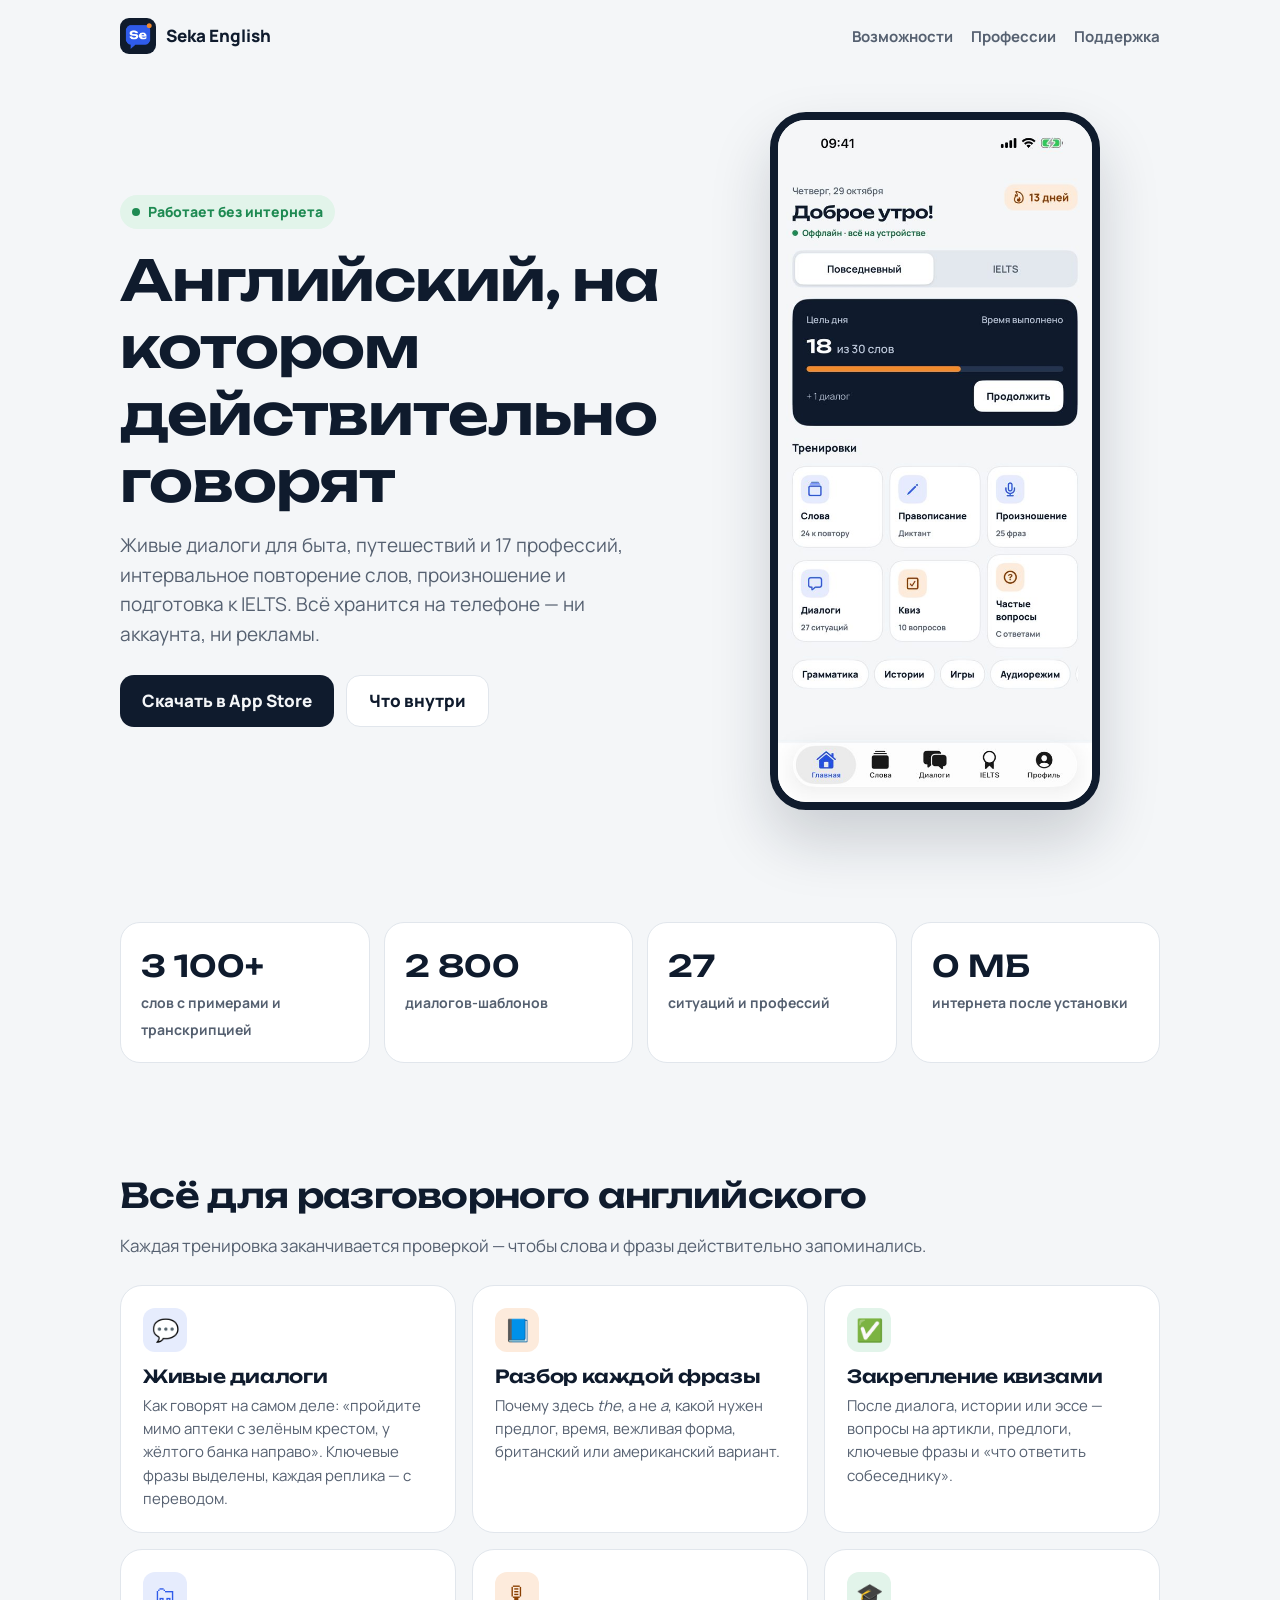
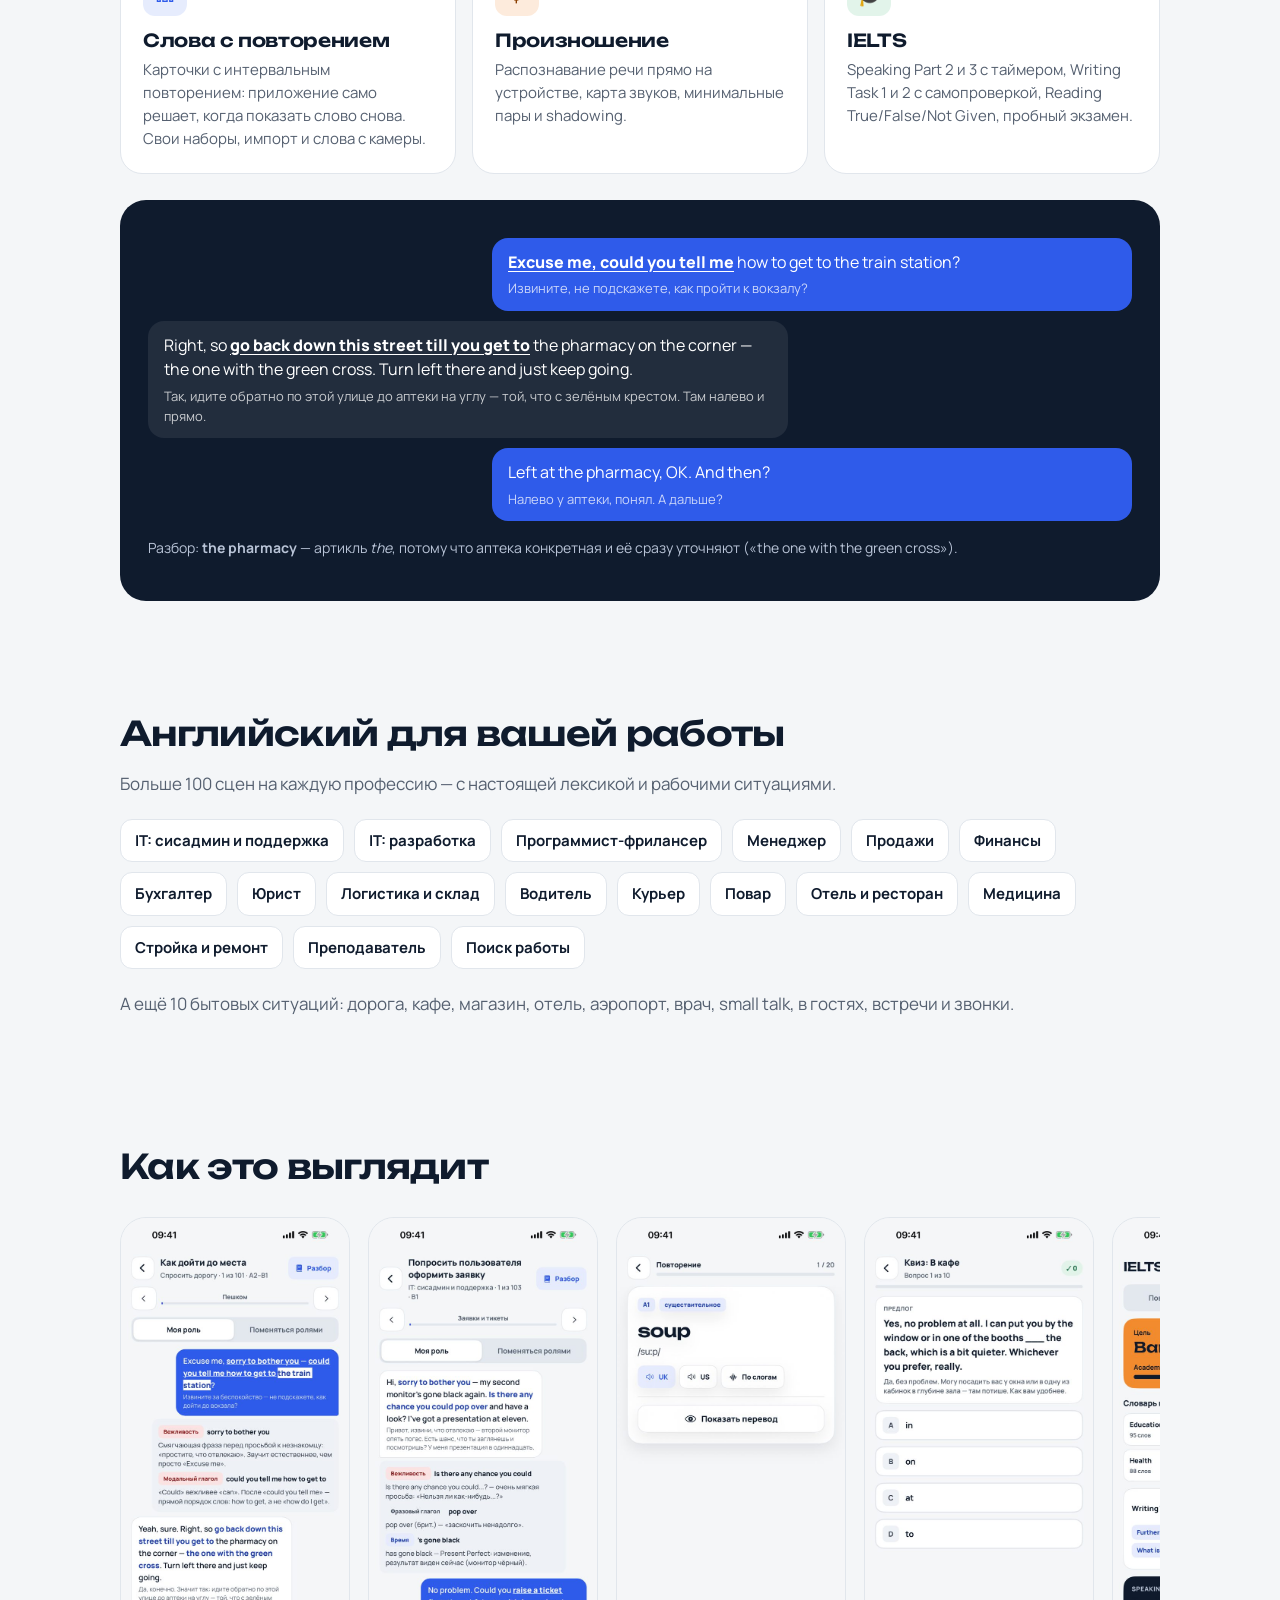
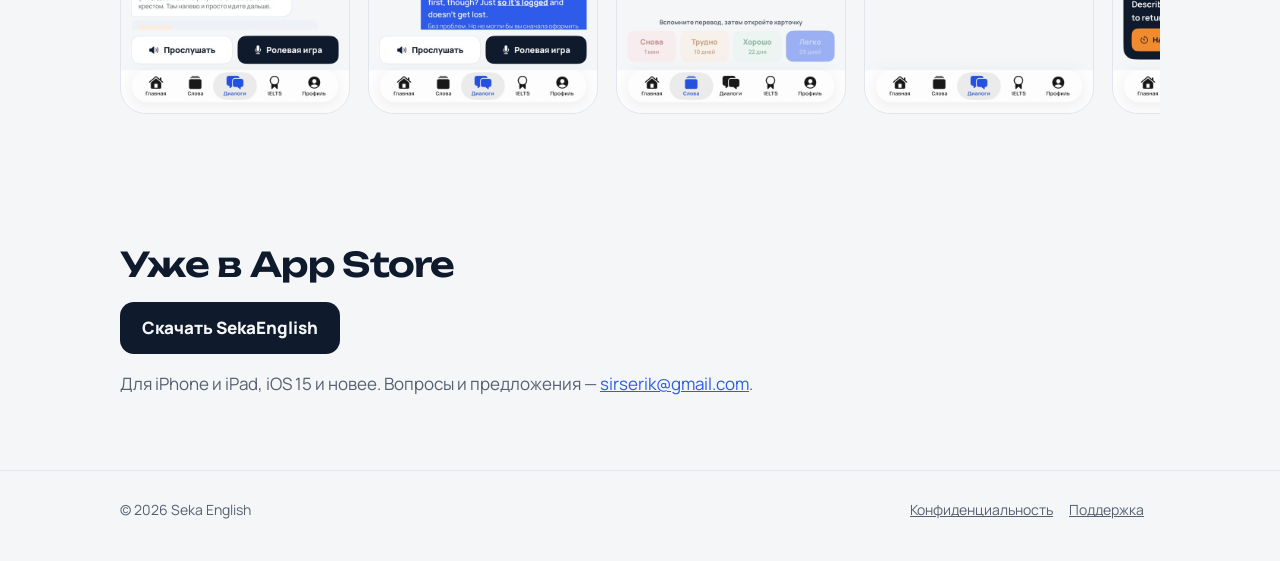
<file: index.html>
<!doctype html>
<html lang="ru">
<head>
<meta charset="utf-8">
<meta name="viewport" content="width=device-width, initial-scale=1">
<title>Seka English — английский офлайн</title>
<meta name="description" content="Seka English — тренажёр английского для русскоговорящих: 3 000+ слов, 2 800 живых диалогов для жизни и профессий, IELTS. Всё работает без интернета.">
<link rel="icon" href="favicon.png">
<link rel="preconnect" href="https://fonts.googleapis.com">
<link rel="preconnect" href="https://fonts.gstatic.com" crossorigin>
<link href="https://fonts.googleapis.com/css2?family=Manrope:wght@400;600;700;800&family=Unbounded:wght@600&display=swap" rel="stylesheet">
<link rel="stylesheet" href="style.css">
</head>
<body>
<header class="top">
  <div class="wrap">
    <a class="brand" href="./"><img src="img/icon.png" alt="">Seka English</a>
    <nav><a href="#features">Возможности</a><a href="#professions">Профессии</a><a href="support.html">Поддержка</a></nav>
  </div>
</header>

<main>
<section class="hero">
  <div class="wrap">
    <div>
      <span class="pill">Работает без интернета</span>
      <h1>Английский, на котором действительно говорят</h1>
      <p class="lead">Живые диалоги для быта, путешествий и 17 профессий, интервальное повторение слов, произношение и подготовка к IELTS. Всё хранится на телефоне — ни аккаунта, ни рекламы.</p>
      <div class="cta">
        <a class="btn primary" href="https://apps.apple.com/kz/app/sekaenglish/id6828183809">Скачать в App Store</a>
        <a class="btn secondary" href="#features">Что внутри</a>
      </div>
    </div>
    <img class="phone" src="img/01-home.jpg" alt="Главный экран Seka English: цель дня, серия, тренировки">
  </div>
</section>

<section>
  <div class="wrap stats">
    <div class="stat"><b>3 100+</b><span>слов с примерами и транскрипцией</span></div>
    <div class="stat"><b>2 800</b><span>диалогов-шаблонов</span></div>
    <div class="stat"><b>27</b><span>ситуаций и профессий</span></div>
    <div class="stat"><b>0 МБ</b><span>интернета после установки</span></div>
  </div>
</section>

<section id="features">
  <div class="wrap">
    <h2>Всё для разговорного английского</h2>
    <p class="muted">Каждая тренировка заканчивается проверкой — чтобы слова и фразы действительно запоминались.</p>
    <div class="grid">
      <div class="card"><div class="ic">💬</div><h3>Живые диалоги</h3><p>Как говорят на самом деле: «пройдите мимо аптеки с зелёным крестом, у жёлтого банка направо». Ключевые фразы выделены, каждая реплика — с переводом.</p></div>
      <div class="card"><div class="ic o">📘</div><h3>Разбор каждой фразы</h3><p>Почему здесь <i>the</i>, а не <i>a</i>, какой нужен предлог, время, вежливая форма, британский или американский вариант.</p></div>
      <div class="card"><div class="ic g">✅</div><h3>Закрепление квизами</h3><p>После диалога, истории или эссе — вопросы на артикли, предлоги, ключевые фразы и «что ответить собеседнику».</p></div>
      <div class="card"><div class="ic">🗂</div><h3>Слова с повторением</h3><p>Карточки с интервальным повторением: приложение само решает, когда показать слово снова. Свои наборы, импорт и слова с камеры.</p></div>
      <div class="card"><div class="ic o">🎙</div><h3>Произношение</h3><p>Распознавание речи прямо на устройстве, карта звуков, минимальные пары и shadowing.</p></div>
      <div class="card"><div class="ic g">🎓</div><h3>IELTS</h3><p>Speaking Part 2 и 3 с таймером, Writing Task 1 и 2 с самопроверкой, Reading True/False/Not Given, пробный экзамен.</p></div>
    </div>

    <div class="example" aria-label="Пример диалога">
      <div class="line me"><mark>Excuse me, could you tell me</mark> how to get to the train station?<span class="ru">Извините, не подскажете, как пройти к вокзалу?</span></div>
      <div class="line them">Right, so <mark>go back down this street till you get to</mark> the pharmacy on the corner — the one with the green cross. Turn left there and just keep going.<span class="ru">Так, идите обратно по этой улице до аптеки на углу — той, что с зелёным крестом. Там налево и прямо.</span></div>
      <div class="line me">Left at the pharmacy, OK. And then?<span class="ru">Налево у аптеки, понял. А дальше?</span></div>
      <p class="note">Разбор: <b>the pharmacy</b> — артикль <i>the</i>, потому что аптека конкретная и её сразу уточняют («the one with the green cross»).</p>
    </div>
  </div>
</section>

<section id="professions">
  <div class="wrap">
    <h2>Английский для вашей работы</h2>
    <p class="muted">Больше 100 сцен на каждую профессию — с настоящей лексикой и рабочими ситуациями.</p>
    <div class="tags">
      <span class="tag">IT: сисадмин и поддержка</span><span class="tag">IT: разработка</span><span class="tag">Программист-фрилансер</span>
      <span class="tag">Менеджер</span><span class="tag">Продажи</span><span class="tag">Финансы</span><span class="tag">Бухгалтер</span><span class="tag">Юрист</span>
      <span class="tag">Логистика и склад</span><span class="tag">Водитель</span><span class="tag">Курьер</span><span class="tag">Повар</span>
      <span class="tag">Отель и ресторан</span><span class="tag">Медицина</span><span class="tag">Стройка и ремонт</span><span class="tag">Преподаватель</span><span class="tag">Поиск работы</span>
    </div>
    <p class="muted" style="margin-top:22px">А ещё 10 бытовых ситуаций: дорога, кафе, магазин, отель, аэропорт, врач, small talk, в гостях, встречи и звонки.</p>
  </div>
</section>

<section>
  <div class="wrap">
    <h2>Как это выглядит</h2>
    <div class="shots">
      <img src="img/02-dialogT.jpg" alt="Диалог с подсветкой ключевых фраз и разбором" loading="lazy">
      <img src="img/03-itT.jpg" alt="Профессиональный диалог для сисадмина" loading="lazy">
      <img src="img/04-review.jpg" alt="Карточка слова с транскрипцией" loading="lazy">
      <img src="img/05-qS.jpg" alt="Квиз на предлоги" loading="lazy">
      <img src="img/06-ielts.jpg" alt="Раздел IELTS" loading="lazy">
      <img src="img/07-stats.jpg" alt="Статистика прогресса" loading="lazy">
    </div>
  </div>
</section>

<section id="download">
  <div class="wrap">
    <h2>Уже в App Store</h2>
    <p><a class="btn primary" href="https://apps.apple.com/kz/app/sekaenglish/id6828183809">Скачать SekaEnglish</a></p>
    <p class="muted">Для iPhone и iPad, iOS 15 и новее. Вопросы и предложения — <a href="mailto:sirserik@gmail.com">sirserik@gmail.com</a>.</p>
  </div>
</section>
</main>

<footer>
  <div class="wrap">
    <span>© 2026 Seka English</span>
    <span><a href="privacy.html">Конфиденциальность</a><a href="support.html">Поддержка</a></span>
  </div>
</footer>
</body>
</html>
</file>
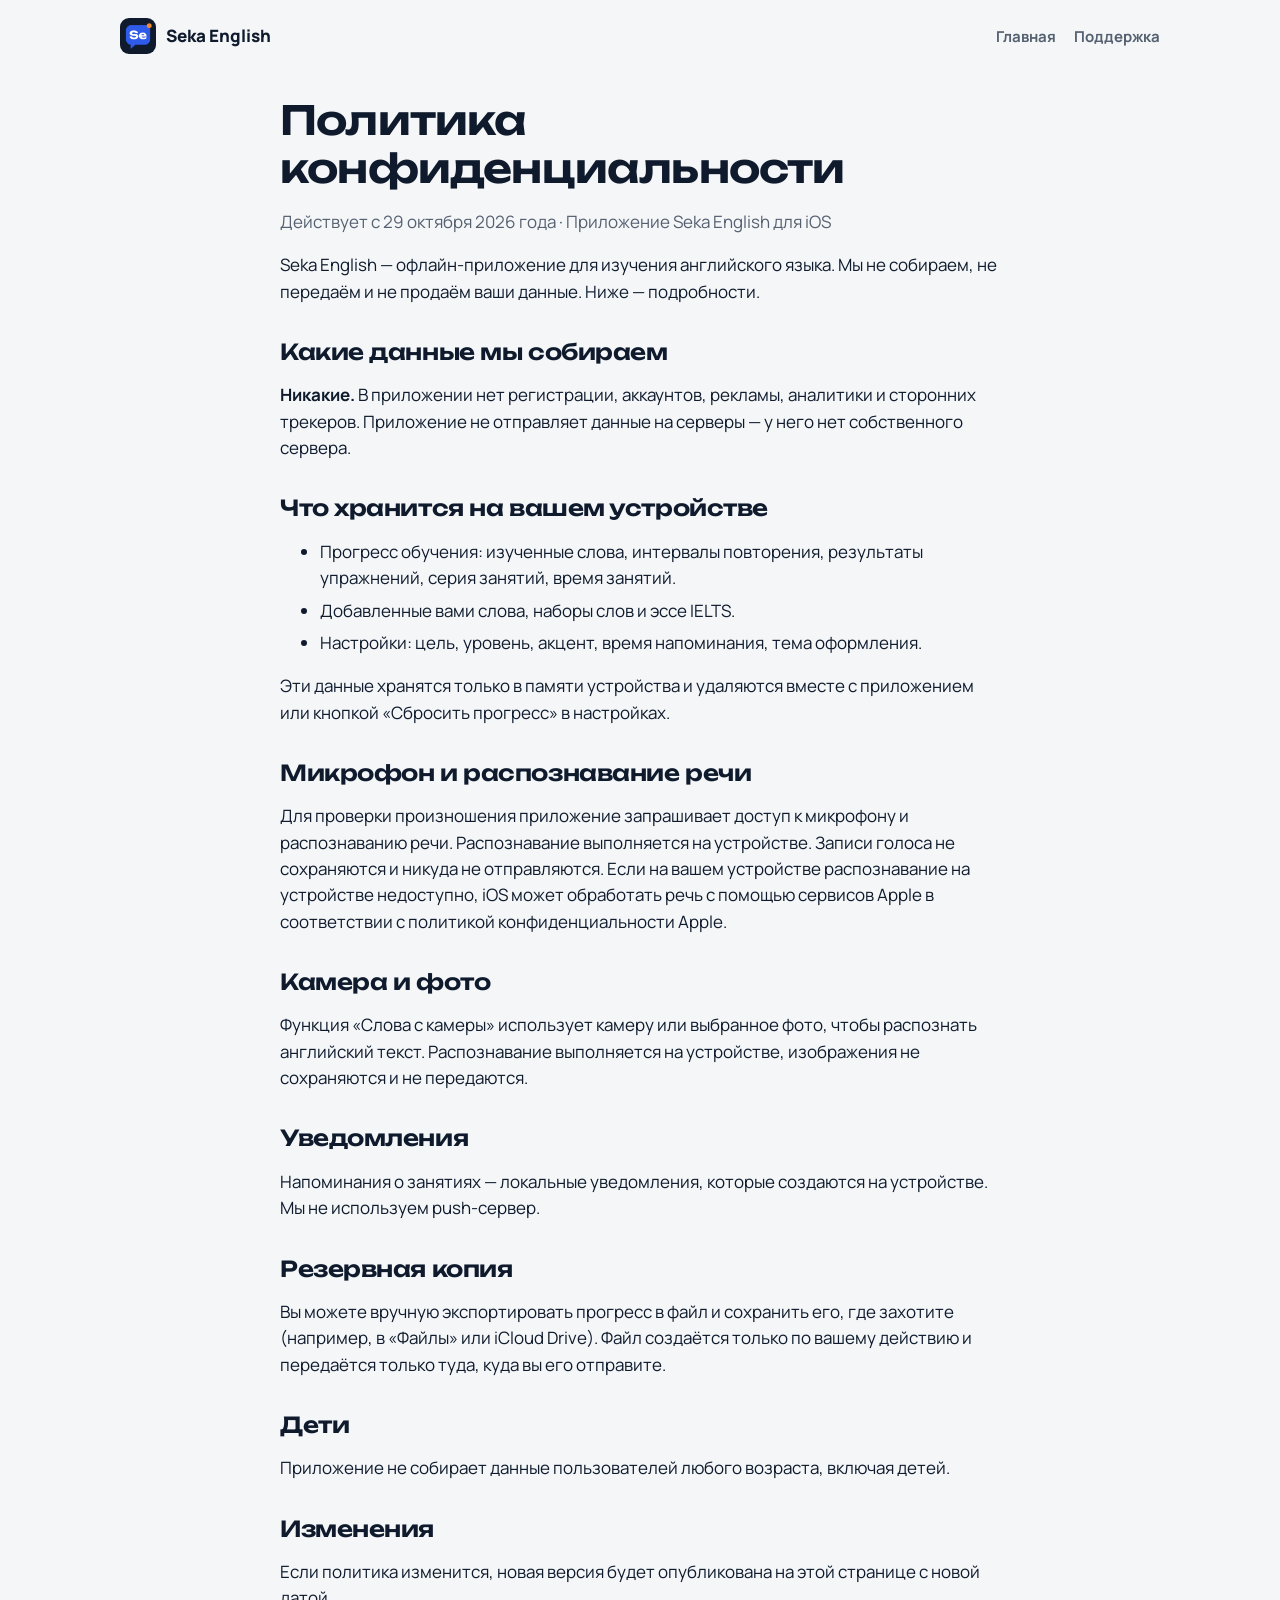
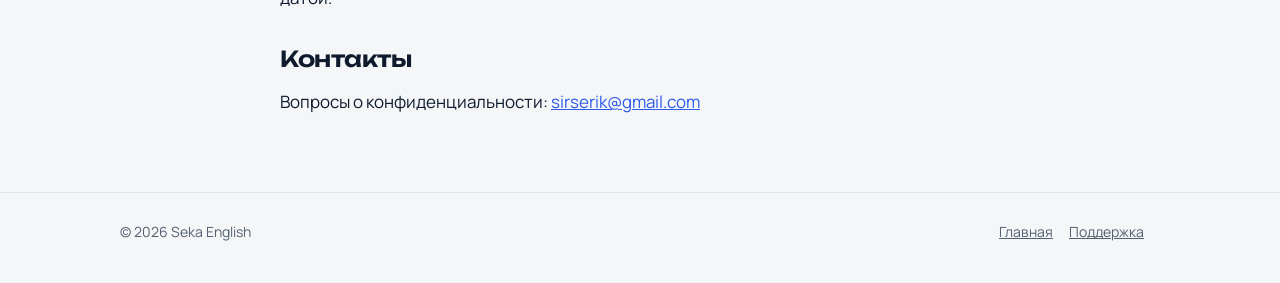
<file: privacy.html>
<!doctype html>
<html lang="ru">
<head>
<meta charset="utf-8">
<meta name="viewport" content="width=device-width, initial-scale=1">
<title>Политика конфиденциальности — Seka English</title>
<link rel="icon" href="favicon.png">
<link href="https://fonts.googleapis.com/css2?family=Manrope:wght@400;600;700;800&family=Unbounded:wght@600&display=swap" rel="stylesheet">
<link rel="stylesheet" href="style.css">
</head>
<body>
<header class="top">
  <div class="wrap">
    <a class="brand" href="./"><img src="img/icon.png" alt="">Seka English</a>
    <nav><a href="./">Главная</a><a href="support.html">Поддержка</a></nav>
  </div>
</header>
<main class="doc">
<h1>Политика конфиденциальности</h1>
<p class="muted">Действует с 29 октября 2026 года · Приложение Seka English для iOS</p>

<p>Seka English — офлайн-приложение для изучения английского языка. Мы не собираем, не передаём и не продаём ваши данные. Ниже — подробности.</p>

<h2>Какие данные мы собираем</h2>
<p><b>Никакие.</b> В приложении нет регистрации, аккаунтов, рекламы, аналитики и сторонних трекеров. Приложение не отправляет данные на серверы — у него нет собственного сервера.</p>

<h2>Что хранится на вашем устройстве</h2>
<ul>
  <li>Прогресс обучения: изученные слова, интервалы повторения, результаты упражнений, серия занятий, время занятий.</li>
  <li>Добавленные вами слова, наборы слов и эссе IELTS.</li>
  <li>Настройки: цель, уровень, акцент, время напоминания, тема оформления.</li>
</ul>
<p>Эти данные хранятся только в памяти устройства и удаляются вместе с приложением или кнопкой «Сбросить прогресс» в настройках.</p>

<h2>Микрофон и распознавание речи</h2>
<p>Для проверки произношения приложение запрашивает доступ к микрофону и распознаванию речи. Распознавание выполняется на устройстве. Записи голоса не сохраняются и никуда не отправляются. Если на вашем устройстве распознавание на устройстве недоступно, iOS может обработать речь с помощью сервисов Apple в соответствии с политикой конфиденциальности Apple.</p>

<h2>Камера и фото</h2>
<p>Функция «Слова с камеры» использует камеру или выбранное фото, чтобы распознать английский текст. Распознавание выполняется на устройстве, изображения не сохраняются и не передаются.</p>

<h2>Уведомления</h2>
<p>Напоминания о занятиях — локальные уведомления, которые создаются на устройстве. Мы не используем push-сервер.</p>

<h2>Резервная копия</h2>
<p>Вы можете вручную экспортировать прогресс в файл и сохранить его, где захотите (например, в «Файлы» или iCloud Drive). Файл создаётся только по вашему действию и передаётся только туда, куда вы его отправите.</p>

<h2>Дети</h2>
<p>Приложение не собирает данные пользователей любого возраста, включая детей.</p>

<h2>Изменения</h2>
<p>Если политика изменится, новая версия будет опубликована на этой странице с новой датой.</p>

<h2>Контакты</h2>
<p>Вопросы о конфиденциальности: <a href="mailto:sirserik@gmail.com">sirserik@gmail.com</a></p>
</main>
<footer>
  <div class="wrap">
    <span>© 2026 Seka English</span>
    <span><a href="./">Главная</a><a href="support.html">Поддержка</a></span>
  </div>
</footer>
</body>
</html>
</file>
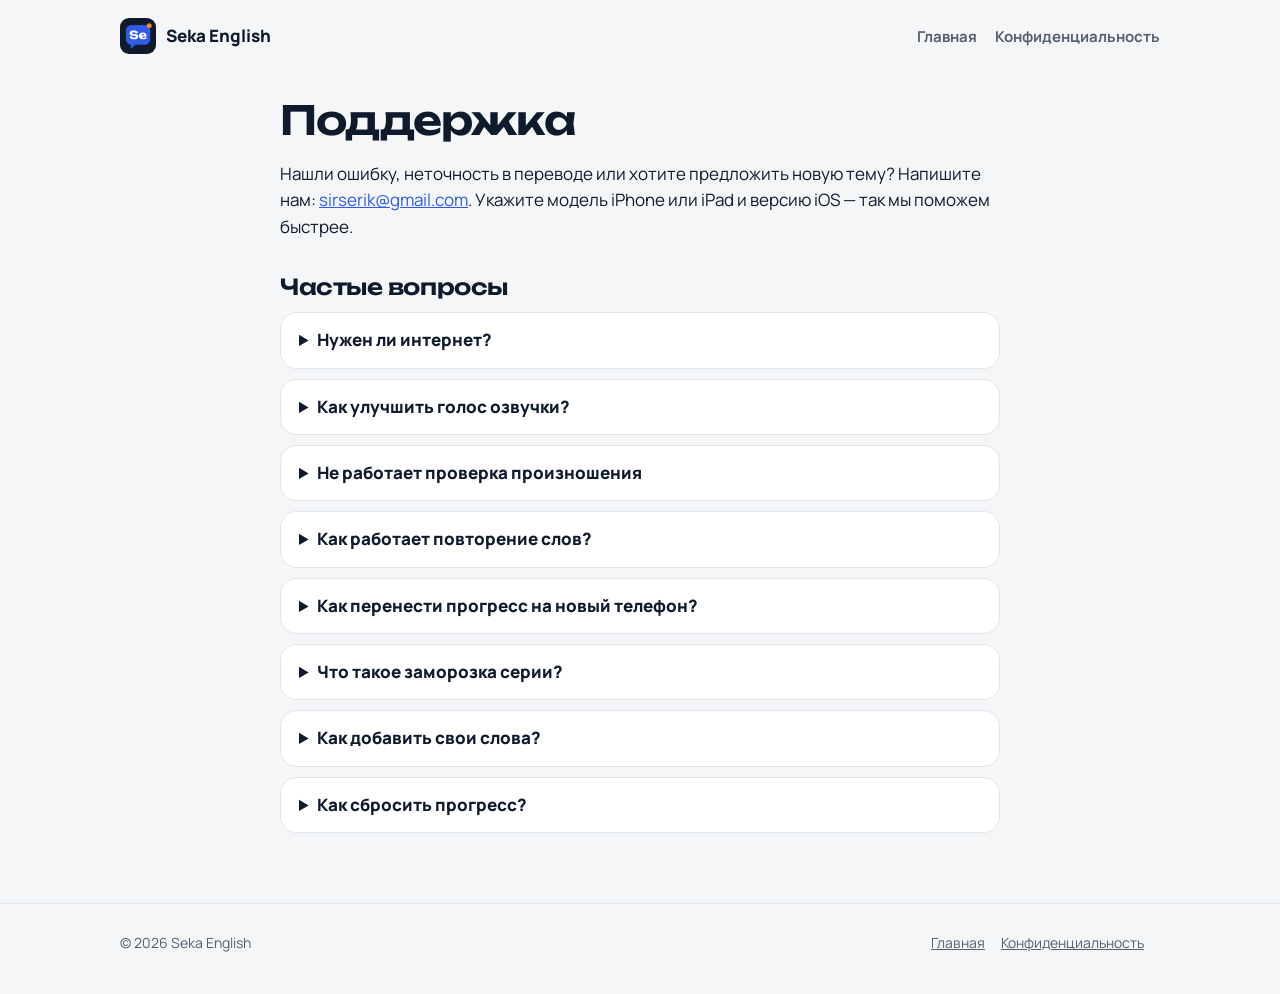
<file: support.html>
<!doctype html>
<html lang="ru">
<head>
<meta charset="utf-8">
<meta name="viewport" content="width=device-width, initial-scale=1">
<title>Поддержка — Seka English</title>
<link rel="icon" href="favicon.png">
<link href="https://fonts.googleapis.com/css2?family=Manrope:wght@400;600;700;800&family=Unbounded:wght@600&display=swap" rel="stylesheet">
<link rel="stylesheet" href="style.css">
</head>
<body>
<header class="top">
  <div class="wrap">
    <a class="brand" href="./"><img src="img/icon.png" alt="">Seka English</a>
    <nav><a href="./">Главная</a><a href="privacy.html">Конфиденциальность</a></nav>
  </div>
</header>
<main class="doc">
<h1>Поддержка</h1>
<p>Нашли ошибку, неточность в переводе или хотите предложить новую тему? Напишите нам: <a href="mailto:sirserik@gmail.com?subject=Seka%20English">sirserik@gmail.com</a>. Укажите модель iPhone или iPad и версию iOS — так мы поможем быстрее.</p>

<h2>Частые вопросы</h2>
<details><summary>Нужен ли интернет?</summary><p>Нет. Слова, диалоги, грамматика, истории и задания IELTS встроены в приложение. Интернет может понадобиться только iOS, чтобы скачать более качественный голос для озвучки.</p></details>
<details><summary>Как улучшить голос озвучки?</summary><p>Откройте «Настройки» iPhone → «Универсальный доступ» → «Устный контент» → «Голоса» → «Английский» и скачайте голос с пометкой «Улучшенный» (UK или US). Приложение подхватит его автоматически.</p></details>
<details><summary>Не работает проверка произношения</summary><p>Разрешите доступ к микрофону и распознаванию речи: «Настройки» → Seka English. На некоторых устройствах распознавание на устройстве доступно только для определённых языков — убедитесь, что в «Настройки» → «Основные» → «Клавиатура» включена диктовка на английском.</p></details>
<details><summary>Как работает повторение слов?</summary><p>После каждой карточки выберите «Снова», «Трудно», «Хорошо» или «Легко». Чем легче слово, тем позже оно вернётся: через минуты, дни или недели. Слова «к повтору» видны на главном экране.</p></details>
<details><summary>Как перенести прогресс на новый телефон?</summary><p>Профиль → «Резервная копия» → «Создать файл копии». Сохраните файл в iCloud Drive или отправьте себе, затем на новом устройстве выберите «Восстановить из файла».</p></details>
<details><summary>Что такое заморозка серии?</summary><p>Если вы пропустили день, заморозка сохранит серию занятий. Заморозки начисляются за непрерывные недели занятий.</p></details>
<details><summary>Как добавить свои слова?</summary><p>Раздел «Слова» → «+», или найдите слово в словаре. Можно наводить камеру на текст или импортировать список в формате CSV: <code>слово;перевод;транскрипция;часть речи</code>.</p></details>
<details><summary>Как сбросить прогресс?</summary><p>Профиль → «Настройки» → «Сбросить прогресс». Действие нельзя отменить, поэтому сначала сделайте резервную копию.</p></details>
</main>
<footer>
  <div class="wrap">
    <span>© 2026 Seka English</span>
    <span><a href="./">Главная</a><a href="privacy.html">Конфиденциальность</a></span>
  </div>
</footer>
</body>
</html>
</file>
<file: style.css>
:root {
  --bg: #F4F6F8; --surface: #FFFFFF; --border: #E1E6EC;
  --text: #0F1B2D; --text2: #556070;
  --accent: #2F5BEA; --accent-soft: #E6ECFD;
  --orange: #F28A2E; --orange-soft: #FDEBDC; --orange-text: #8A3F00;
  --green: #1E8A52; --green-soft: #E2F4EA;
  --ink: #0F1B2D; --ink-text: #FFFFFF; --ink-2: #B8C3D6;
}
@media (prefers-color-scheme: dark) {
  :root {
    --bg: #0B1220; --surface: #152033; --border: #24344F;
    --text: #E9EEF6; --text2: #9AA8BD;
    --accent: #7C9BFF; --accent-soft: #1E2D4A;
    --orange: #F5A05A; --orange-soft: #3A2614; --orange-text: #F5A05A;
    --green: #6FD39B; --green-soft: #14301F;
    --ink: #152033; --ink-text: #E9EEF6; --ink-2: #9AA8BD;
  }
}
* { box-sizing: border-box; }
html { -webkit-text-size-adjust: 100%; }
body {
  margin: 0; background: var(--bg); color: var(--text);
  font-family: 'Manrope', -apple-system, system-ui, sans-serif; font-size: 17px; line-height: 1.55;
}
a { color: var(--accent); }
.wrap { max-width: 1080px; margin: 0 auto; padding: 0 20px; }
h1, h2, h3 { font-family: 'Unbounded', 'Manrope', sans-serif; font-weight: 600; letter-spacing: -0.02em; line-height: 1.2; }
h1 { font-size: clamp(32px, 6vw, 56px); margin: 0 0 16px; }
h2 { font-size: clamp(24px, 4vw, 34px); margin: 0 0 12px; }
h3 { font-size: 18px; margin: 0 0 6px; }
.muted { color: var(--text2); }

header.top { padding: 18px 0; }
header.top .wrap { display: flex; align-items: center; justify-content: space-between; gap: 12px; }
.brand { display: flex; align-items: center; gap: 10px; text-decoration: none; color: var(--text); font-weight: 800; }
.brand img { width: 36px; height: 36px; border-radius: 9px; }
nav a { margin-left: 18px; text-decoration: none; color: var(--text2); font-weight: 700; font-size: 15px; }
nav a:hover { color: var(--text); }

.hero { padding: 40px 0 56px; }
.hero .wrap { display: grid; grid-template-columns: 1.1fr 0.9fr; gap: 40px; align-items: center; }
.pill { display: inline-flex; align-items: center; gap: 8px; padding: 6px 12px; border-radius: 999px; background: var(--green-soft); color: var(--green); font-weight: 800; font-size: 14px; margin-bottom: 18px; }
.pill::before { content: ""; width: 8px; height: 8px; border-radius: 4px; background: var(--green); }
.lead { font-size: 19px; color: var(--text2); margin: 0 0 26px; max-width: 34em; }
.cta { display: flex; flex-wrap: wrap; gap: 12px; }
.btn { display: inline-flex; align-items: center; justify-content: center; min-height: 52px; padding: 0 22px; border-radius: 14px; font-weight: 800; text-decoration: none; }
.btn.primary { background: var(--text); color: var(--bg); }
.btn.secondary { background: var(--surface); color: var(--text); border: 1px solid var(--border); }
.phone { width: 100%; max-width: 330px; justify-self: center; border-radius: 36px; border: 8px solid var(--ink); box-shadow: 0 30px 60px rgba(15,27,45,.18); display: block; }

section { padding: 56px 0; }
.stats { display: grid; grid-template-columns: repeat(4, 1fr); gap: 14px; }
.stat { background: var(--surface); border: 1px solid var(--border); border-radius: 20px; padding: 20px; }
.stat b { display: block; font-family: 'Unbounded', sans-serif; font-size: 30px; font-weight: 600; }
.stat span { color: var(--text2); font-weight: 700; font-size: 14px; }

.grid { display: grid; grid-template-columns: repeat(3, 1fr); gap: 16px; margin-top: 26px; }
.card { background: var(--surface); border: 1px solid var(--border); border-radius: 22px; padding: 22px; }
.card .ic { width: 44px; height: 44px; border-radius: 12px; display: flex; align-items: center; justify-content: center; background: var(--accent-soft); color: var(--accent); font-size: 22px; margin-bottom: 14px; }
.card .ic.o { background: var(--orange-soft); color: var(--orange-text); }
.card .ic.g { background: var(--green-soft); color: var(--green); }
.card p { margin: 0; color: var(--text2); font-size: 15px; }

.example { background: var(--ink); color: var(--ink-text); border-radius: 26px; padding: 28px; margin-top: 26px; }
.example .line { max-width: 640px; padding: 12px 16px; border-radius: 16px; margin: 10px 0; font-size: 16px; }
.example .me { background: var(--accent); color: #fff; margin-left: auto; }
.example .them { background: rgba(255,255,255,.08); }
.example .ru { display: block; font-size: 13px; opacity: .75; margin-top: 4px; }
.example .note { font-size: 14px; color: var(--ink-2); margin-top: 16px; }
.example mark { background: transparent; color: inherit; font-weight: 800; text-decoration: underline; text-underline-offset: 3px; }

.tags { display: flex; flex-wrap: wrap; gap: 10px; margin-top: 22px; }
.tag { padding: 9px 14px; border-radius: 12px; background: var(--surface); border: 1px solid var(--border); font-weight: 700; font-size: 15px; }

.shots { display: flex; gap: 18px; overflow-x: auto; padding: 8px 2px 18px; margin-top: 22px; scroll-snap-type: x mandatory; }
.shots img { width: 230px; flex: 0 0 auto; border-radius: 26px; border: 1px solid var(--border); scroll-snap-align: start; }

.doc { max-width: 760px; margin: 0 auto; padding: 24px 20px 60px; }
.doc h1 { font-size: clamp(28px, 5vw, 40px); }
.doc h2 { font-size: 22px; margin-top: 34px; }
.doc li { margin: 6px 0; }
details { background: var(--surface); border: 1px solid var(--border); border-radius: 16px; padding: 14px 18px; margin: 10px 0; }
summary { font-weight: 800; cursor: pointer; }

footer { border-top: 1px solid var(--border); padding: 28px 0 40px; color: var(--text2); font-size: 14px; }
footer .wrap { display: flex; flex-wrap: wrap; gap: 18px; justify-content: space-between; }
footer a { color: var(--text2); margin-right: 16px; }

@media (max-width: 860px) {
  .hero .wrap { grid-template-columns: 1fr; }
  .grid { grid-template-columns: 1fr 1fr; }
  .stats { grid-template-columns: 1fr 1fr; }
  nav a { margin-left: 12px; }
}
@media (max-width: 560px) {
  .grid { grid-template-columns: 1fr; }
  nav a:not(:last-child) { display: none; }
}
</file>
